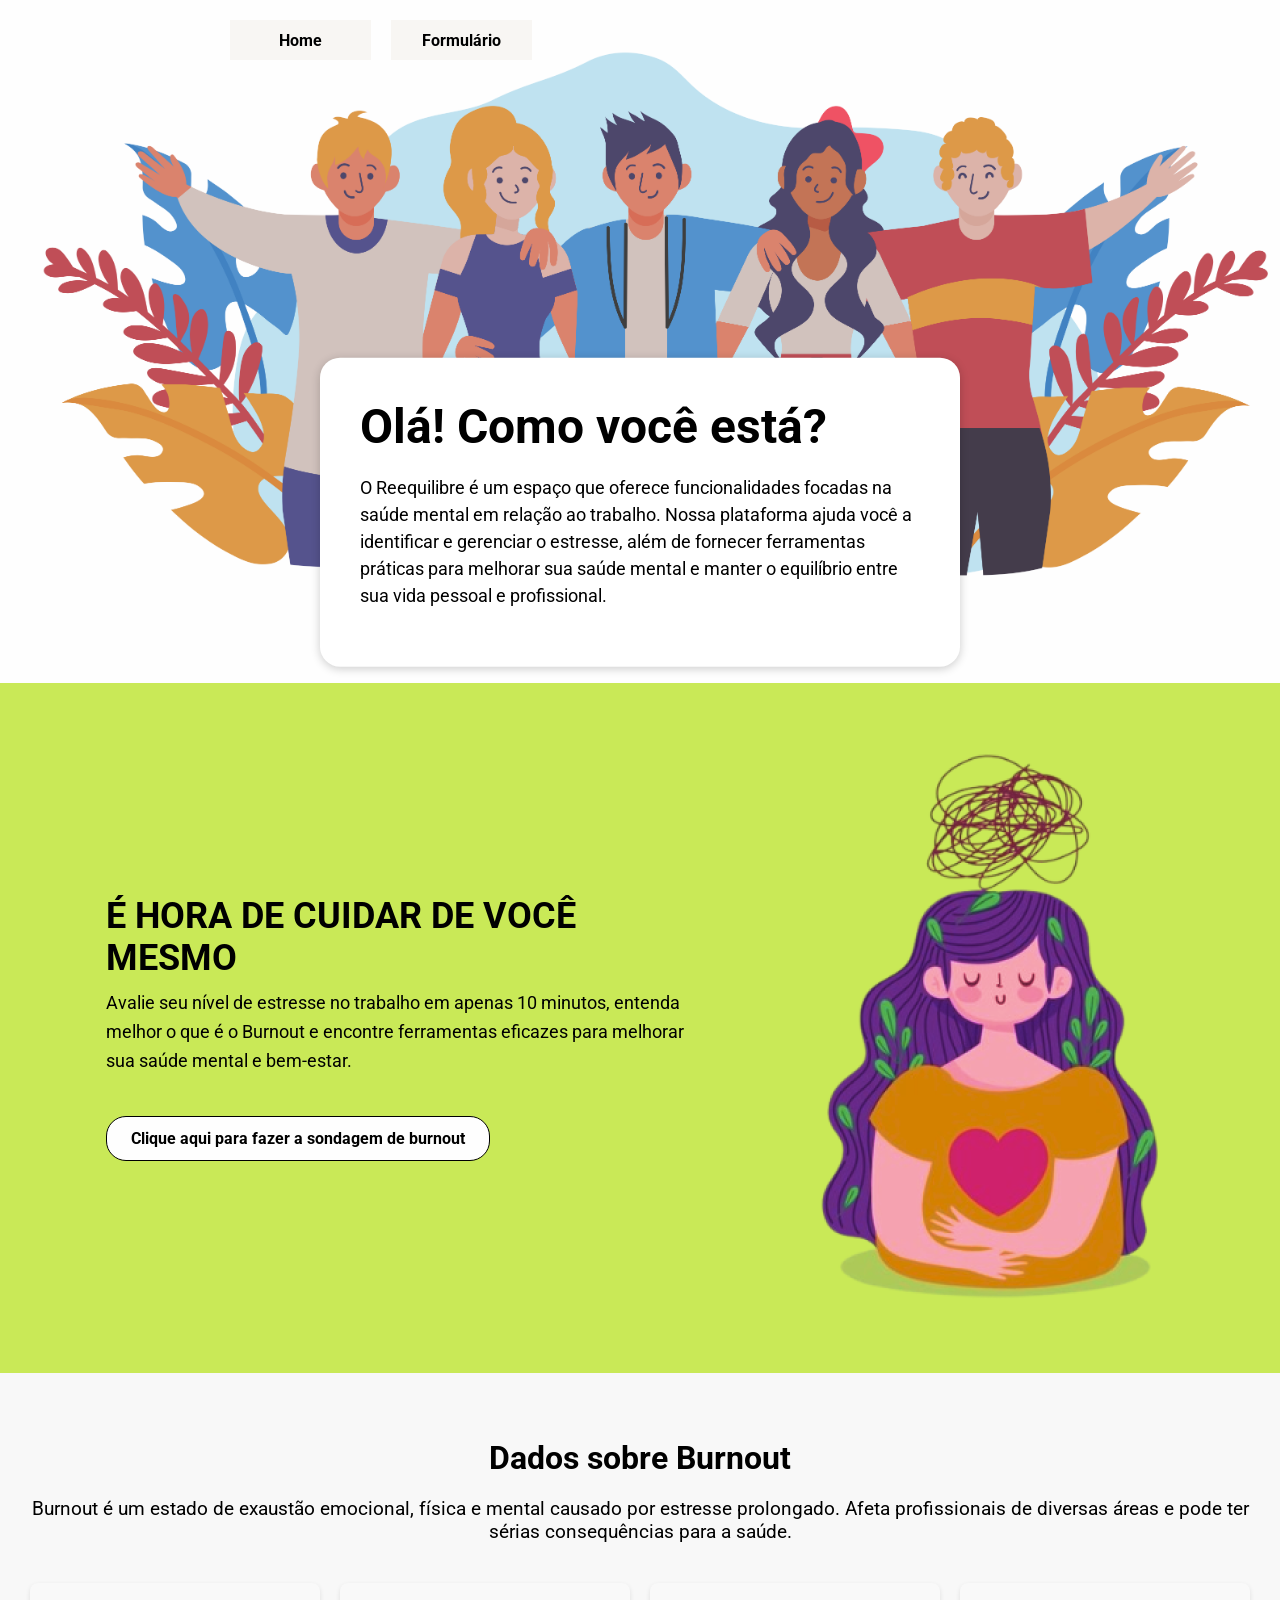
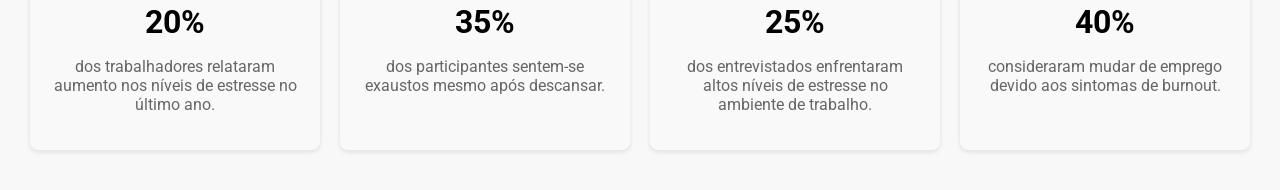
<file: docs/index.html>
<!DOCTYPE html>
<html lang="pt-BR">
<head>
    <meta charset="UTF-8">
    <meta name="viewport" content="width=device-width, initial-scale=1.0">
    <title>Reequilibre</title>
    <link rel="stylesheet" href="css/estilos.css">
    <link href="https://fonts.googleapis.com/css2?family=Roboto:wght@600&display=swap" rel="stylesheet">
</head>
<body>
    <header id="header">
        <div class="header-banner" id="header-banner">
            <img src="images/home1.png" alt="Imagem de apoio" id="header-image">
            <div class="menu" id="menu">
                <ul id="menu-list">
                    <li><a href="/" id="menu-home">Home</a></li>
                    <li><a href="/escolha1" id="menu-formulario">Formulário</a></li>
                </ul>
            </div>
            <div class="header-content" id="header-content">
                <h1 id="header-title">Olá! Como você está?</h1>
                <p id="header-description">O Reequilibre é um espaço que oferece funcionalidades focadas na saúde mental em relação ao trabalho. Nossa plataforma ajuda você a identificar e gerenciar o estresse, além de fornecer ferramentas práticas para melhorar sua saúde mental e manter o equilíbrio entre sua vida pessoal e profissional.</p>
            </div>
        </div>
    </header>

    <div class="pagina" id="pagina">
        <div class="container" id="container-principal">
            <h2 id="titulo-principal">É HORA DE CUIDAR DE VOCÊ MESMO</h2>
            <p id="descricao-principal">Avalie seu nível de estresse no trabalho em apenas 10 minutos, entenda melhor o que é o Burnout e encontre ferramentas eficazes para melhorar sua saúde mental e bem-estar.</p>
            <div class="botao-container" id="botao-container-principal">
                <a href="templates/escolha1.html" class="botao-sondagem" id="botao-sondagem">Clique aqui para fazer a sondagem de burnout</a>
            </div>
        </div>
        <div class="imagem" id="imagem-container">
            <img src="images/mulher.png" alt="Ilustração sobre Burnout" class="imagem" id="imagem-principal">
        </div>
    </div>

    <section class="dados-burnout" id="dados-burnout">
        <h2 class="titulo-burnout" id="titulo-burnout">Dados sobre Burnout</h2>
        <p class="descricao-burnout" id="descricao-burnout">
            Burnout é um estado de exaustão emocional, física e mental causado por estresse prolongado.
            Afeta profissionais de diversas áreas e pode ter sérias consequências para a saúde.
        </p>
        <div class="container-dados" id="container-dados">
            <div class="dado" id="dado-1">
                <div class="numero" id="numero-1">20%</div>
                <p class="texto-dado" id="texto-dado-1">dos trabalhadores relataram aumento nos níveis de estresse no último ano.</p>
            </div>
            <div class="dado" id="dado-2">
                <div class="numero" id="numero-2">35%</div>
                <p class="texto-dado" id="texto-dado-2">dos participantes sentem-se exaustos mesmo após descansar.</p>
            </div>
            <div class="dado" id="dado-3">
                <div class="numero" id="numero-3">25%</div>
                <p class="texto-dado" id="texto-dado-3">dos entrevistados enfrentaram altos níveis de estresse no ambiente de trabalho.</p>
            </div>
            <div class="dado" id="dado-4">
                <div class="numero" id="numero-4">40%</div>
                <p class="texto-dado" id="texto-dado-4">consideraram mudar de emprego devido aos sintomas de burnout.</p>
            </div>
        </div>
        <!--<div class="botao-container" id="botao-container-burnout">
            <a href="#" class="botao-burnout" id="botao-burnout">Entenda mais sobre o Burnout</a>
        </div> -->
    </section> 
    
    <footer id="footer">
    </footer>

    <script>
        window.onload = () => {
            const imagem = document.getElementById('imagem-principal');
            setTimeout(() => {
                imagem.classList.add('visible');
            }, 100);
        };
    </script>
</body>
</html>
</file>
<file: docs/css/estilos.css>
.form-group {
    margin-bottom: 15px;
}

.options {
    display: flex;
    flex-wrap: wrap;
}

.option-item {
    margin-right: 15px;
    display: flex;
    align-items: center;
}

input[type="radio"] {
    margin-right: 5px;
}

body {
    font-family: 'Roboto', sans-serif;
    background: #F8F8F8;
    margin: 0;
}

header {
    position: relative;
    text-align: center;
    background-color: #ffffff;
    margin: 0;
    padding: 0;
}

.header-banner {
    width: 100%;
    margin: 0;
    padding: 0;
}

.header-banner img {
    width: 102%;
    display: block;
}

.header-content {
    position: absolute;
    top: 75%;
    left: 50%; 
    transform: translate(-50%, -50%);
    padding: 40px;
    background: #FFFFFF;
    border-radius: 20px;
    box-shadow: 0 2px 10px rgba(0, 0, 0, 0.2);
    max-width: 90%;
    text-align: left;
}

.header-content h1 {
    font-size: 48px;
    line-height: 1.2;
    margin: 0;
}

.header-content p {
    font-size: 18px;
    line-height: 1.5;
}

.menu {
    position: absolute;
    top: 20px;
    left: 220px;
    z-index: 2;
    display: flex;
}

.menu ul {
    display: flex;
    padding: 0;
    margin: 0;
    list-style: none;
}

.menu li {
    margin: 0 10px;
}

.menu a {
    display: flex;
    justify-content: center;
    align-items: center;
    width: 141px;
    height: 40px;
    text-decoration: none;
    color: #000000;
    font-weight: bold;
    background: #F8F6F3;
    transition: background 0.3s;
    text-align: center;
}

.menu a:hover {
    background: #E0E0E0;
}

.menu a i {
    margin-right: 5px;
}

.pagina {
    width: 100%;
    background: #C9E957;
    display: flex;
    align-items: center;
    justify-content: center;
    padding: 60px 40px;
}

.container {
    max-width: 600px;
    text-align: left;
    padding-right: 20px;
}

.pagina h2 {
    font-size: 36px;
    font-weight: bold;
    margin: 0 0 10px;
    color: #000;
}

.pagina p {
    font-size: 18px;
    line-height: 1.6;
    margin: 0 0 20px;
    color: #000;
}

.botao-container {
    margin-top: 20px;
}

.botao-sondagem {
    padding: 12px 24px;
    background: #FEFEFE;
    border: 1px solid #000;
    border-radius: 20px;
    text-align: center;
    color: #000;
    font-weight: bold;
    display: inline-block;
    transition: background-color 0.3s, color 0.3s;
    text-decoration: none;
}

.botao-sondagem:hover {
    background-color: #d0e0d0;
    color: black;
}

.imagem-container {
    max-width: 300px;
    height: auto;
    margin-left: 20px;
    transition: opacity 1s;
}

.imagem-container .imagem.visible {
    opacity: 1;
}

.dados-burnout {
    text-align: center;
    padding: 40px 20px;
}

.titulo-burnout {
    font-size: 2em;
    margin-bottom: 20px;
}

.descricao-burnout {
    font-size: 1.2em;
    margin-bottom: 40px;
}

.container-dados {
    display: flex;
    justify-content: center;
    gap: 20px;
    flex-wrap: wrap;
}

.dado {
    background-color: #f9f9f9;
    padding: 20px;
    border-radius: 8px;
    box-shadow: 0 2px 5px rgba(0, 0, 0, 0.1);
    flex: 1;
    min-width: 200px;
    max-width: 250px;
}

.numero {
    font-size: 2em;
    font-weight: bold;
    margin-bottom: 10px;
}

.texto-dado {
    font-size: 1em;
    color: #666;
}

.botao-container {
    margin-top: 40px;
}

.botao-burnout {
    display: inline-block;
    padding: 10px 20px;
    background-color: #007bff;
    color: white;
    text-decoration: none;
    border-radius: 5px;
    transition: background-color 0.3s;
}

.botao-burnout:hover {
    background-color: #0056b3;
}

@media (max-width: 768px) {
    .pagina {
        flex-direction: column;
        align-items: center;
    }

    .linha {
        margin: 20px 0;
    }

    .container {
        padding-right: 0;
        text-align: center;
    }

    .imagem {
        margin-left: 0;
        margin-top: 20px;
    }
}
</file>
